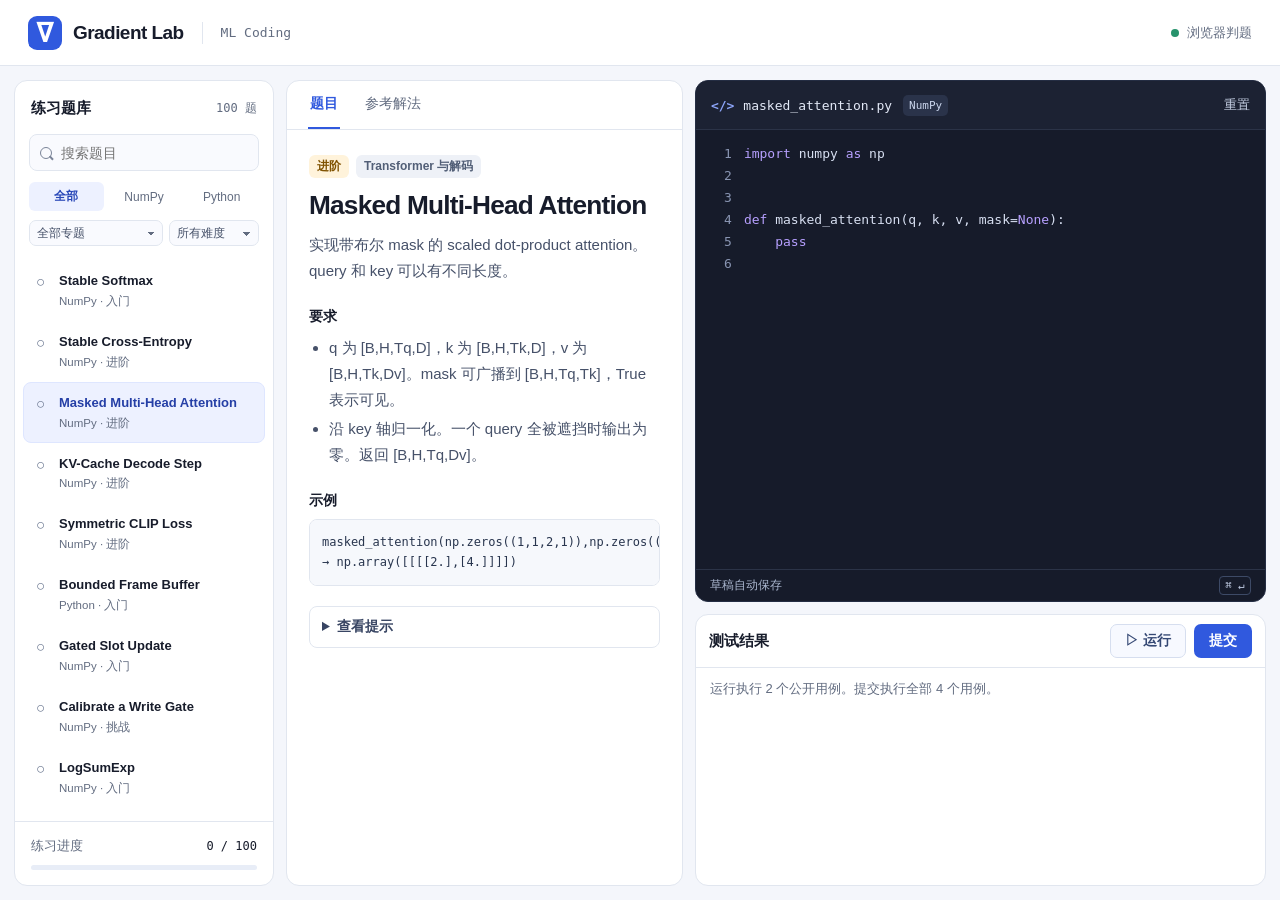
<file: docs/index.html>
<!doctype html>
<html lang="zh-CN" data-judge="browser">
<head>
  <meta charset="utf-8">
  <meta name="viewport" content="width=device-width, initial-scale=1">
  <meta name="theme-color" content="#f7f8fb">
  <title>Gradient Lab · ML Coding</title>
  <link rel="stylesheet" href="./style.css">
  <script src="./app.js" defer></script>
</head>
<body>
  <header class="topbar">
    <div class="brand"><span class="brand-mark" aria-hidden="true">∇</span><span>Gradient Lab</span></div>
    <span class="top-divider" aria-hidden="true"></span>
    <span class="section-name">ML Coding</span>
    <span class="local-label" id="connection"><span aria-hidden="true"></span>本地运行</span>
  </header>

  <main class="layout" id="app" data-view="prompt" aria-busy="true">
    <aside class="library" aria-labelledby="library-title">
      <div class="library-tools">
        <div class="library-heading">
          <h1 id="library-title">练习题库</h1>
          <span id="problem-count" class="counter"></span>
        </div>
        <label class="search">
          <span aria-hidden="true"></span>
          <input id="search" type="search" placeholder="搜索题目" aria-label="搜索题目">
        </label>
        <div class="filters" id="filters" aria-label="按运行环境筛选">
          <button type="button" data-filter="全部" aria-pressed="true">全部</button>
          <button type="button" data-filter="PyTorch" aria-pressed="false">PyTorch</button>
          <button type="button" data-filter="NumPy" aria-pressed="false">NumPy</button>
          <button type="button" data-filter="Python" aria-pressed="false">Python</button>
        </div>
        <div class="catalog-filters">
          <select id="topic-filter" aria-label="筛选专题"><option value="">全部专题</option></select>
          <select id="level-filter" aria-label="筛选难度">
            <option value="">所有难度</option><option>入门</option><option>进阶</option><option>挑战</option>
          </select>
        </div>
      </div>
      <nav class="problem-list" id="problem-list" aria-label="练习题目"></nav>
      <div class="progress-box">
        <div class="progress-row"><span>练习进度</span><strong id="progress-count">0 / 0</strong></div>
        <progress id="progress" value="0" max="1" aria-label="已完成题目"></progress>
      </div>
    </aside>

    <div class="compact-nav" aria-label="工作区视图">
      <button type="button" data-view="prompt" aria-pressed="true" aria-controls="problem-panel">看题目</button>
      <button type="button" data-view="code" aria-pressed="false" aria-controls="workspace">写代码</button>
    </div>

    <article class="problem-panel" id="problem-panel">
      <div class="tabs" role="tablist" aria-label="题目详情">
        <button type="button" role="tab" id="prompt-tab" aria-controls="problem-body" aria-selected="true">题目</button>
        <button type="button" role="tab" id="solution-tab" aria-controls="problem-body" aria-selected="false">参考解法</button>
      </div>
      <div class="problem-body" id="problem-body" role="tabpanel" aria-labelledby="prompt-tab">
        <p class="quiet">正在加载题库…</p>
      </div>
    </article>

    <section class="workspace" id="workspace" aria-labelledby="editor-title">
      <div class="editor-panel">
        <div class="editor-header">
          <h2 id="editor-title"><span class="code-mark" aria-hidden="true">&lt;/&gt;</span><span id="file-name">solution.py</span></h2>
          <span class="runtime" id="runtime">Python</span>
          <button type="button" class="text-button" id="reset" disabled>重置</button>
        </div>
        <div class="code-area">
          <div class="number-rail" aria-hidden="true"><pre id="line-numbers">1</pre></div>
          <div class="code-stack">
            <pre class="highlight" id="highlight" aria-hidden="true"></pre>
            <textarea id="editor" aria-label="Python 代码编辑器" autocorrect="off" autocomplete="off" autocapitalize="off" spellcheck="false" wrap="off" disabled></textarea>
          </div>
        </div>
        <div class="editor-footer">
          <span id="save-status">草稿自动保存</span>
          <kbd>⌘ ↵</kbd>
        </div>
      </div>

      <section class="console" aria-labelledby="tests-title">
        <div class="console-header">
          <h2 id="tests-title">测试结果</h2>
          <div class="actions">
            <button type="button" class="run" id="run" disabled><span aria-hidden="true">▷</span> 运行</button>
            <button type="button" class="submit" id="submit" disabled>提交</button>
          </div>
        </div>
        <div id="results" class="results" aria-live="polite"><p class="quiet">选择一道题后即可开始。</p></div>
      </section>
    </section>
  </main>
</body>
</html>
</file>
<file: docs/style.css>
:root {
  color-scheme: light;
  --ink: #171c2b;
  --muted: #626c80;
  --faint: #7a8498;
  --border: #e1e6ef;
  --surface: #fff;
  --canvas: #f4f6fb;
  --blue: #3059de;
  --blue-wash: #edf1ff;
  --dark: #161b2a;
  --dark-raised: #1c2233;
  --mono: ui-monospace, "SF Mono", Consolas, monospace;
  font-family: -apple-system, BlinkMacSystemFont, "PingFang SC", "Segoe UI", sans-serif;
  color: var(--ink);
  background: var(--canvas);
}

* { box-sizing: border-box; }
body { margin: 0; min-width: 320px; }
button, input, textarea { font: inherit; }
button { cursor: pointer; }
button:disabled { cursor: default; opacity: .50; }
button:focus-visible, input:focus-visible, summary:focus-visible {
  outline: 2px solid #5379fd; outline-offset: 2px;
}
.topbar {
  height: 66px; padding: 0 28px; background: var(--surface);
  border-bottom: 1px solid var(--border); display: flex; align-items: center; gap: 18px;
}
.brand { display: flex; align-items: center; gap: 11px; font-size: 19px; font-weight: 740; letter-spacing: -.55px; white-space: nowrap; }
.brand-mark {
  width: 34px; height: 34px; display: grid; place-items: center; border-radius: 9px;
  background: var(--blue); color: white; font-family: var(--mono); font-size: 29px; line-height: 1;
}
.top-divider { height: 22px; width: 1px; background: var(--border); }
.section-name { font: 13px var(--mono); color: var(--muted); white-space: nowrap; }
.local-label { margin-left: auto; display: flex; align-items: center; gap: 8px; font-size: 13px; color: var(--muted); white-space: nowrap; }
.local-label span { width: 8px; height: 8px; background: #27936c; border-radius: 50%; }
.local-label.offline span { background: #d44956; }

.layout {
  display: grid; gap: 12px; padding: 14px;
  grid-template-columns: minmax(236px, 260px) minmax(305px, .82fr) minmax(376px, 1.18fr);
  height: calc(100dvh - 66px); min-height: 575px;
}
.library, .problem-panel, .console, .editor-panel { border: 1px solid var(--border); border-radius: 13px; overflow: hidden; min-width: 0; background: var(--surface); }
.library { display: flex; flex-direction: column; }
.compact-nav { display: none; }
.library-tools { padding: 18px 14px 12px; }
.library-heading { display: flex; align-items: center; justify-content: space-between; gap: 10px; padding: 0 2px; }
.library h1, .editor-header h2, .console h2 { margin: 0; font-size: 15px; font-weight: 700; }
.counter { color: var(--muted); font: 12px var(--mono); }
.search { display: flex; align-items: center; gap: 9px; border: 1px solid var(--border); padding: 0 10px; border-radius: 8px; margin-top: 16px; min-height: 37px; background: #f9fafe; }
.search:focus-within { border-color: var(--blue); }
.search span { width: 12px; height: 12px; border: 1.5px solid var(--faint); border-radius: 50%; position: relative; flex: none; }
.search span::after { content: ""; width: 5px; height: 1.5px; background: var(--faint); position: absolute; transform: rotate(48deg); left: 8px; top: 9px; }
.search input { min-width: 0; width: 100%; border: none; outline: none; padding: 7px 0; background: transparent; color: var(--ink); font-size: 14px; }
.search input:focus-visible { outline: none; }
.filters { display: flex; gap: 3px; margin-top: 11px; }
.filters button { flex: 1; border: 0; background: transparent; color: var(--muted); border-radius: 6px; font-size: 12px; padding: 6px 4px; }
.filters button[aria-pressed="true"] { background: var(--blue-wash); color: #2948b8; font-weight: 700; }
.problem-list { overflow-y: auto; flex: 1; padding: 2px 8px; }
.problem-link {
  width: 100%; display: flex; align-items: flex-start; text-align: left; gap: 9px;
  background: transparent; border: 1px solid transparent; padding: 11px 7px; border-radius: 8px;
}
.problem-link:hover { background: #f5f7fd; }
.problem-link[aria-current="page"] { background: var(--blue-wash); border-color: #dee6ff; }
.problem-link[aria-current="page"] .problem-title { color: #253fa6; }
.problem-index { width: 19px; flex: none; font: 11px/20px var(--mono); color: #6d7992; text-align: center; }
.problem-index.complete { color: #11734e; font-size: 14px; }
.problem-title { font-size: 13px; font-weight: 680; line-height: 1.45; color: var(--ink); display: block; }
.problem-meta { display: block; color: var(--muted); font-size: 11.5px; margin-top: 3px; }
.progress-box { padding: 15px 16px; border-top: 1px solid var(--border); }
.progress-row { display: flex; justify-content: space-between; gap: 6px; align-items: center; font-size: 13px; color: var(--muted); }
.progress-row strong { font: 12px var(--mono); color: var(--ink); }
progress { display: block; appearance: none; width: 100%; height: 5px; border: 0; margin-top: 10px; background: #e8edf7; border-radius: 4px; overflow: hidden; }
progress::-webkit-progress-bar { background: #e8edf7; }
progress::-webkit-progress-value { background: #4269ec; }
progress::-moz-progress-bar { background: #4269ec; }

.problem-panel { display: flex; flex-direction: column; }
.tabs { flex: none; display: flex; gap: 23px; padding: 0 21px; border-bottom: 1px solid var(--border); height: 49px; }
.tabs button { background: none; border: none; border-bottom: 2px solid transparent; color: var(--muted); font-size: 14px; padding: 0 2px; }
.tabs button[aria-selected="true"] { color: var(--blue); font-weight: 690; border-color: var(--blue); }
.problem-body { overflow: auto; padding: 25px 22px 28px; flex: 1; }
.pills { display: flex; flex-wrap: wrap; align-items: center; gap: 7px; margin-bottom: 13px; }
.pill { font-size: 12px; font-weight: 650; line-height: 1.4; padding: 3px 8px; border-radius: 6px; background: #eef1f7; color: #525f77; }
.pill.easy { background: #e8f6ef; color: #196749; }
.pill.medium { background: #fff3db; color: #805302; }
.pill.hard { background: #fae7ee; color: #933253; }
.problem-body h2 { font-size: clamp(23px, 2.05vw, 33px); margin: 0 0 12px; line-height: 1.13; letter-spacing: -.8px; overflow-wrap: anywhere; }
.problem-body p, .problem-body li { line-height: 1.72; font-size: 15px; }
.problem-body p { margin: 0 0 18px; color: #465169; }
.problem-body h3 { margin: 24px 0 9px; font-size: 14px; }
.problem-body ul { padding-left: 20px; margin: 0; color: #465169; }
.problem-body li { margin-bottom: 4px; overflow-wrap: anywhere; }
.example { margin: 0; border-radius: 8px; border: 1px solid var(--border); background: #f6f8fc; color: #28354e; padding: 12px; font: 12px/1.7 var(--mono); overflow-x: auto; tab-size: 4; }
.hint { border: 1px solid var(--border); border-radius: 8px; margin-top: 20px; padding: 11px 12px; }
.hint summary { cursor: pointer; font-size: 14px; font-weight: 650; color: #384563; }
.hint p { margin: 9px 0 0; font-size: 14px; }
.quiet { margin: 0; color: var(--muted); font-size: 13px; }
.problem-list .quiet { padding: 12px; }

.workspace { min-width: 0; min-height: 0; display: grid; grid-template-rows: minmax(240px, 1fr) minmax(180px, .52fr); gap: 12px; }
.editor-panel { display: flex; flex-direction: column; background: var(--dark); border-color: #242d43; color: #d8e0f2; }
.editor-header { height: 49px; flex: none; background: var(--dark-raised); border-bottom: 1px solid #2b3347; display: flex; align-items: center; gap: 11px; padding: 0 15px; }
.editor-header h2 { display: flex; align-items: center; gap: 9px; font: 13px var(--mono); color: #e3e9f7; }
.code-mark { color: #8da5f9; font-weight: bold; }
.runtime { font: 11px var(--mono); color: #cbd6ed; background: #2a334a; border-radius: 5px; padding: 4px 6px; }
.text-button { color: #c6d0e4; border: 0; background: none; padding: 5px 0 5px 8px; font-size: 13px; margin-left: auto; white-space: nowrap; }
.text-button:hover { color: white; }
.code-area { position: relative; min-height: 0; flex: 1; display: flex; }
.number-rail { overflow: hidden; width: 44px; flex: none; margin-right: 4px; text-align: right; padding-right: 8px; color: #8894b1; }
.number-rail pre { padding: 13px 0; margin: 0; font: 13px/22px var(--mono); }
.code-stack { position: relative; flex: 1; min-width: 0; }
.highlight, #editor {
  position: absolute; inset: 0; margin: 0; width: 100%; height: 100%; padding: 13px 14px 13px 0;
  border: 0; font: 13px/22px var(--mono); tab-size: 4; letter-spacing: 0;
  white-space: pre; overflow: auto; font-variant-ligatures: none; scrollbar-width: thin;
}
.highlight { color: #d8e0f2; scrollbar-color: transparent transparent; pointer-events: none; }
#editor { resize: none; background: transparent; color: transparent; caret-color: #f2f5ff; outline: none; scrollbar-color: #53617e transparent; }
#editor::selection { background: #465b9f88; color: transparent; }
.code-area:focus-within { box-shadow: inset 0 0 0 1px #506bb2; }
.token-key { color: #b7a0ff; }
.token-comment { color: #93a1bb; }
.token-string { color: #99dec1; }
.token-number { color: #f3c18a; }
.editor-footer { height: 32px; flex: none; border-top: 1px solid #2b3347; padding: 0 14px; color: #aab6ce; display: flex; align-items: center; justify-content: space-between; font-size: 11.5px; }
kbd { font: 11px var(--mono); border: 1px solid #3d4a66; padding: 2px 5px; border-radius: 4px; color: #c0cbe2; }

.console { display: flex; flex-direction: column; }
.console-header { display: flex; flex: none; align-items: center; justify-content: space-between; gap: 8px; padding: 9px 13px; border-bottom: 1px solid var(--border); }
.actions { display: flex; gap: 8px; }
.actions button { font-size: 14px; font-weight: 650; padding: 7px 14px; border-radius: 7px; border: 1px solid transparent; white-space: nowrap; }
.actions .run { border-color: #d6deef; background: #f7f9ff; color: #354874; }
.actions .run:hover:not(:disabled) { background: #eaf0ff; }
.actions .submit { background: var(--blue); color: white; }
.actions .submit:hover:not(:disabled) { background: #2348c3; }
.results { min-height: 0; overflow: auto; padding: 12px 14px; }
.result-heading { margin: 0 0 9px; font-size: 14px; font-weight: 650; }
.result-heading.pass { color: #17694d; }
.result-heading.fail { color: #a83142; }
.test-case { border: 1px solid var(--border); background: #f7f9fd; border-radius: 6px; padding: 7px 9px; margin: 5px 0; font-size: 13px; }
.test-case summary { cursor: pointer; }
.test-case .case-mark { margin-right: 7px; font-family: var(--mono); font-weight: 700; }
.test-case.pass .case-mark { color: #17694d; }
.test-case.fail .case-mark { color: #a83142; }
.test-case .timing { float: right; color: var(--muted); font: 11px/18px var(--mono); }
.test-case pre, .problem-error { margin: 7px 0 0; white-space: pre-wrap; overflow-wrap: anywhere; font: 12px/1.5 var(--mono); color: #922a3c; }
.test-case.log pre { color: #465169; }

@media (min-width: 1520px) {
  .layout { grid-template-columns: 270px minmax(390px, .8fr) minmax(490px, 1.2fr); padding: 18px; gap: 15px; }
  .workspace { gap: 15px; }
  .problem-body { padding: 30px; }
}
@media (max-width: 980px) {
  .layout { grid-template-columns: minmax(300px, .9fr) minmax(340px, 1.1fr); grid-template-rows: 157px minmax(620px, 1fr); height: auto; min-height: calc(100dvh - 66px); }
  .library { grid-column: 1 / -1; }
  .library-tools { display: flex; align-items: center; gap: 14px; padding: 11px 12px 7px; }
  .library-heading { white-space: nowrap; }
  .search { margin-top: 0; flex: 1; }
  .filters { margin-top: 0; }
  .filters button { padding: 6px; }
  .problem-list { display: flex; overflow-x: auto; overflow-y: hidden; gap: 5px; align-items: flex-start; }
  .problem-link { width: auto; flex: none; white-space: nowrap; padding: 7px; }
  .progress-box { padding: 7px 13px; }
  progress { margin-top: 5px; }
}
@media (max-width: 670px) {
  .topbar { height: 56px; padding: 0 13px; gap: 10px; }
  .brand { font-size: 17px; gap: 7px; }
  .brand-mark { width: 29px; height: 29px; font-size: 24px; }
  .section-name, .top-divider { display: none; }
  .layout {
    padding: 8px; gap: 8px; grid-template-columns: minmax(0, 1fr);
    grid-template-rows: 181px 38px minmax(355px, 1fr);
    height: calc(100dvh - 56px);
  }
  .library-tools { flex-wrap: wrap; gap: 7px 13px; }
  .search { margin-left: auto; max-width: 225px; }
  .filters { width: 100%; }
  .problem-body { padding: 18px; }
  .problem-body h2 { font-size: 26px; }
  .compact-nav { display: flex; padding: 3px; gap: 4px; background: #e7ecf6; border-radius: 8px; }
  .compact-nav button { flex: 1; border: 0; border-radius: 6px; background: transparent; color: #525f77; font-size: 14px; }
  .compact-nav button[aria-pressed="true"] { background: white; color: #2948b8; font-weight: 680; }
  .workspace { grid-template-rows: minmax(190px, 1.1fr) minmax(140px, 1fr); gap: 8px; }
  .layout[data-view="prompt"] .workspace, .layout[data-view="code"] .problem-panel { display: none; }
}
.reveal { background: #f4f7ff; color: #2948b8; border: 1px solid #d7e0fc; border-radius: 7px; padding: 8px 12px; font-size: 14px; font-weight: 650; }
.reveal:hover { background: var(--blue-wash); }

.catalog-filters { display: grid; grid-template-columns: minmax(0, 1.2fr) minmax(0, .8fr); gap: 6px; margin-top: 9px; }
.catalog-filters select {
  appearance: none; min-width: 0; color: #465169; border: 1px solid var(--border);
  border-radius: 7px; padding: 5px 20px 5px 7px; font: inherit; font-size: 12px;
  background-color: #f9fafe; background-image: linear-gradient(45deg, transparent 50%, #626c80 50%),
    linear-gradient(135deg, #626c80 50%, transparent 50%);
  background-position: calc(100% - 11px) 53%, calc(100% - 7px) 53%;
  background-size: 4px 4px; background-repeat: no-repeat; text-overflow: ellipsis;
}
.catalog-filters select:focus-visible { outline: 2px solid #5379fd; outline-offset: 1px; }
@media (min-width: 900px) and (max-width: 980px) { .catalog-filters { flex: 0 0 220px; margin-top: 0; } }
@media (min-width: 671px) and (max-width: 899px) {
  .layout { grid-template-rows: 185px minmax(560px, 1fr); }
  .library-tools { flex-wrap: wrap; gap: 6px 10px; }
  .catalog-filters { flex: 1 0 100%; margin-top: 0; }
}
@media (max-width: 670px) {
  .layout { grid-template-rows: 220px 38px minmax(355px, 1fr); }
  .catalog-filters { width: 100%; margin-top: 0; }
}
</file>
